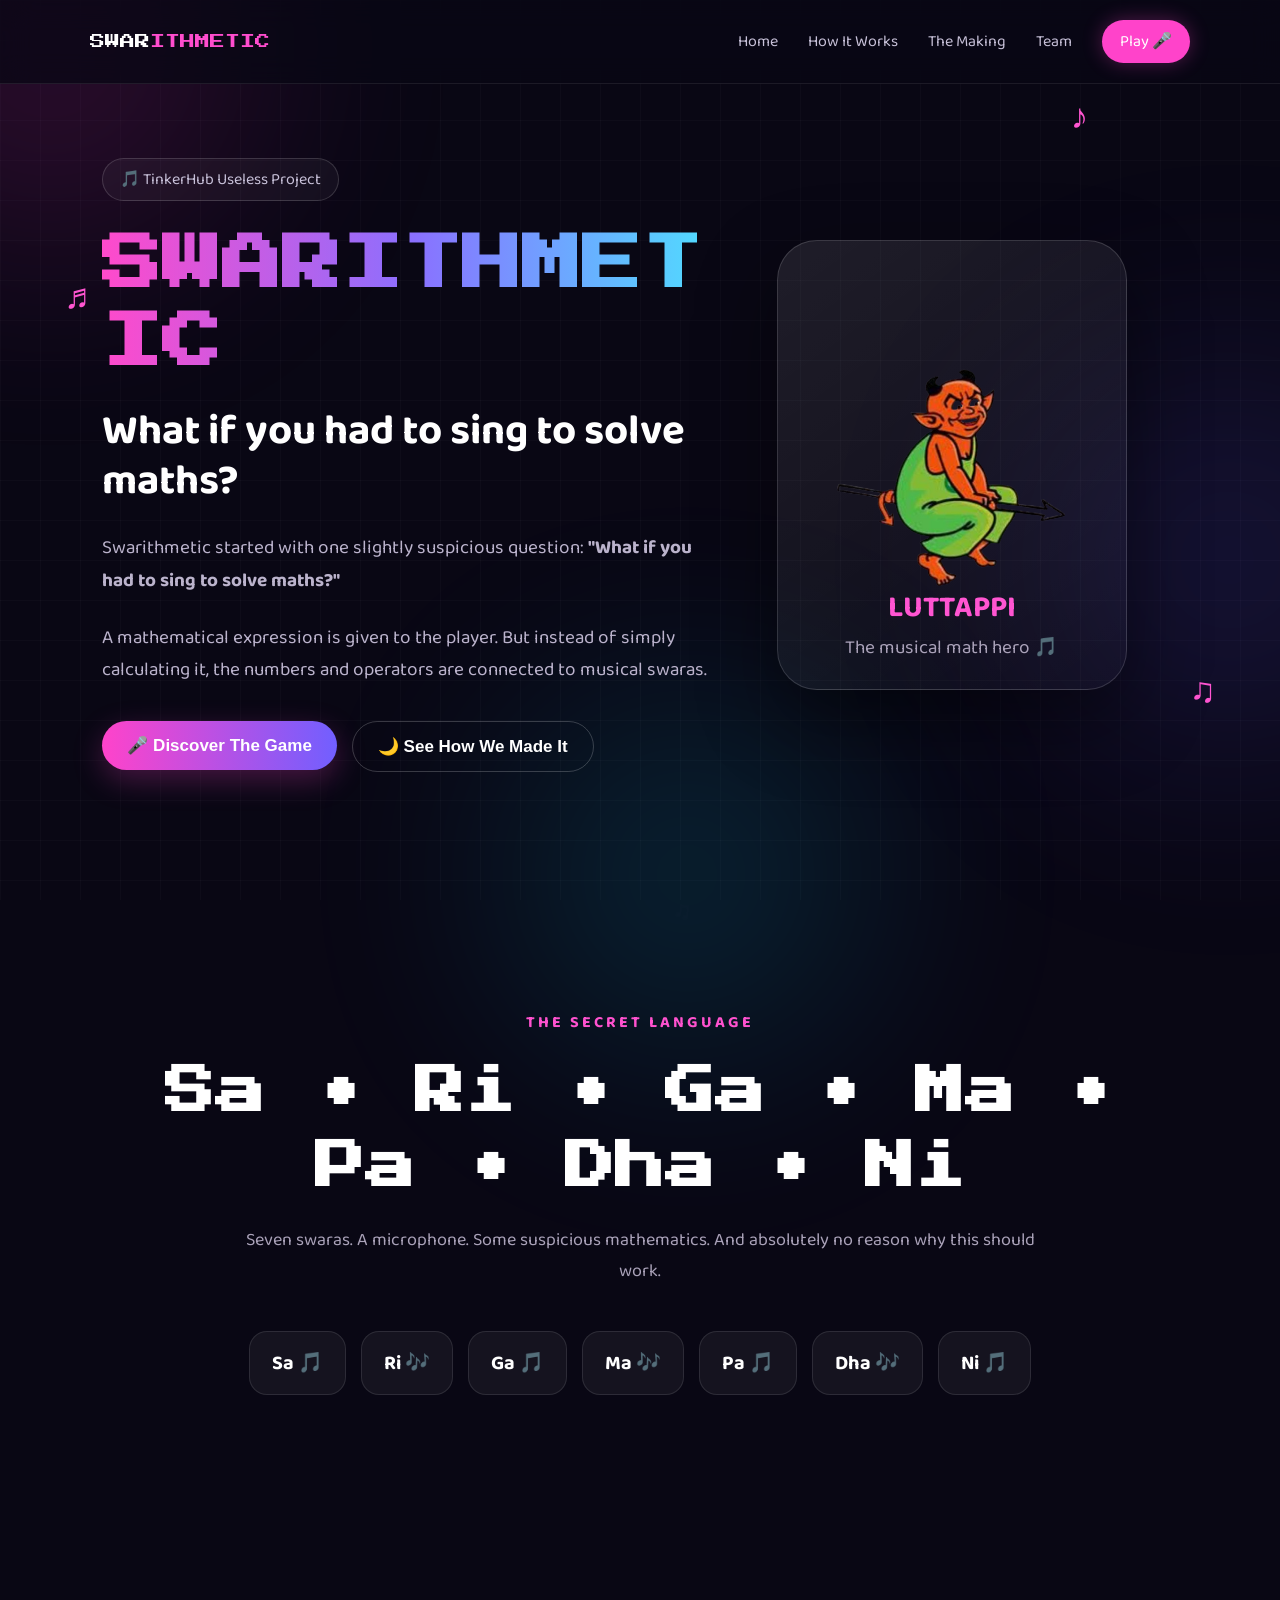
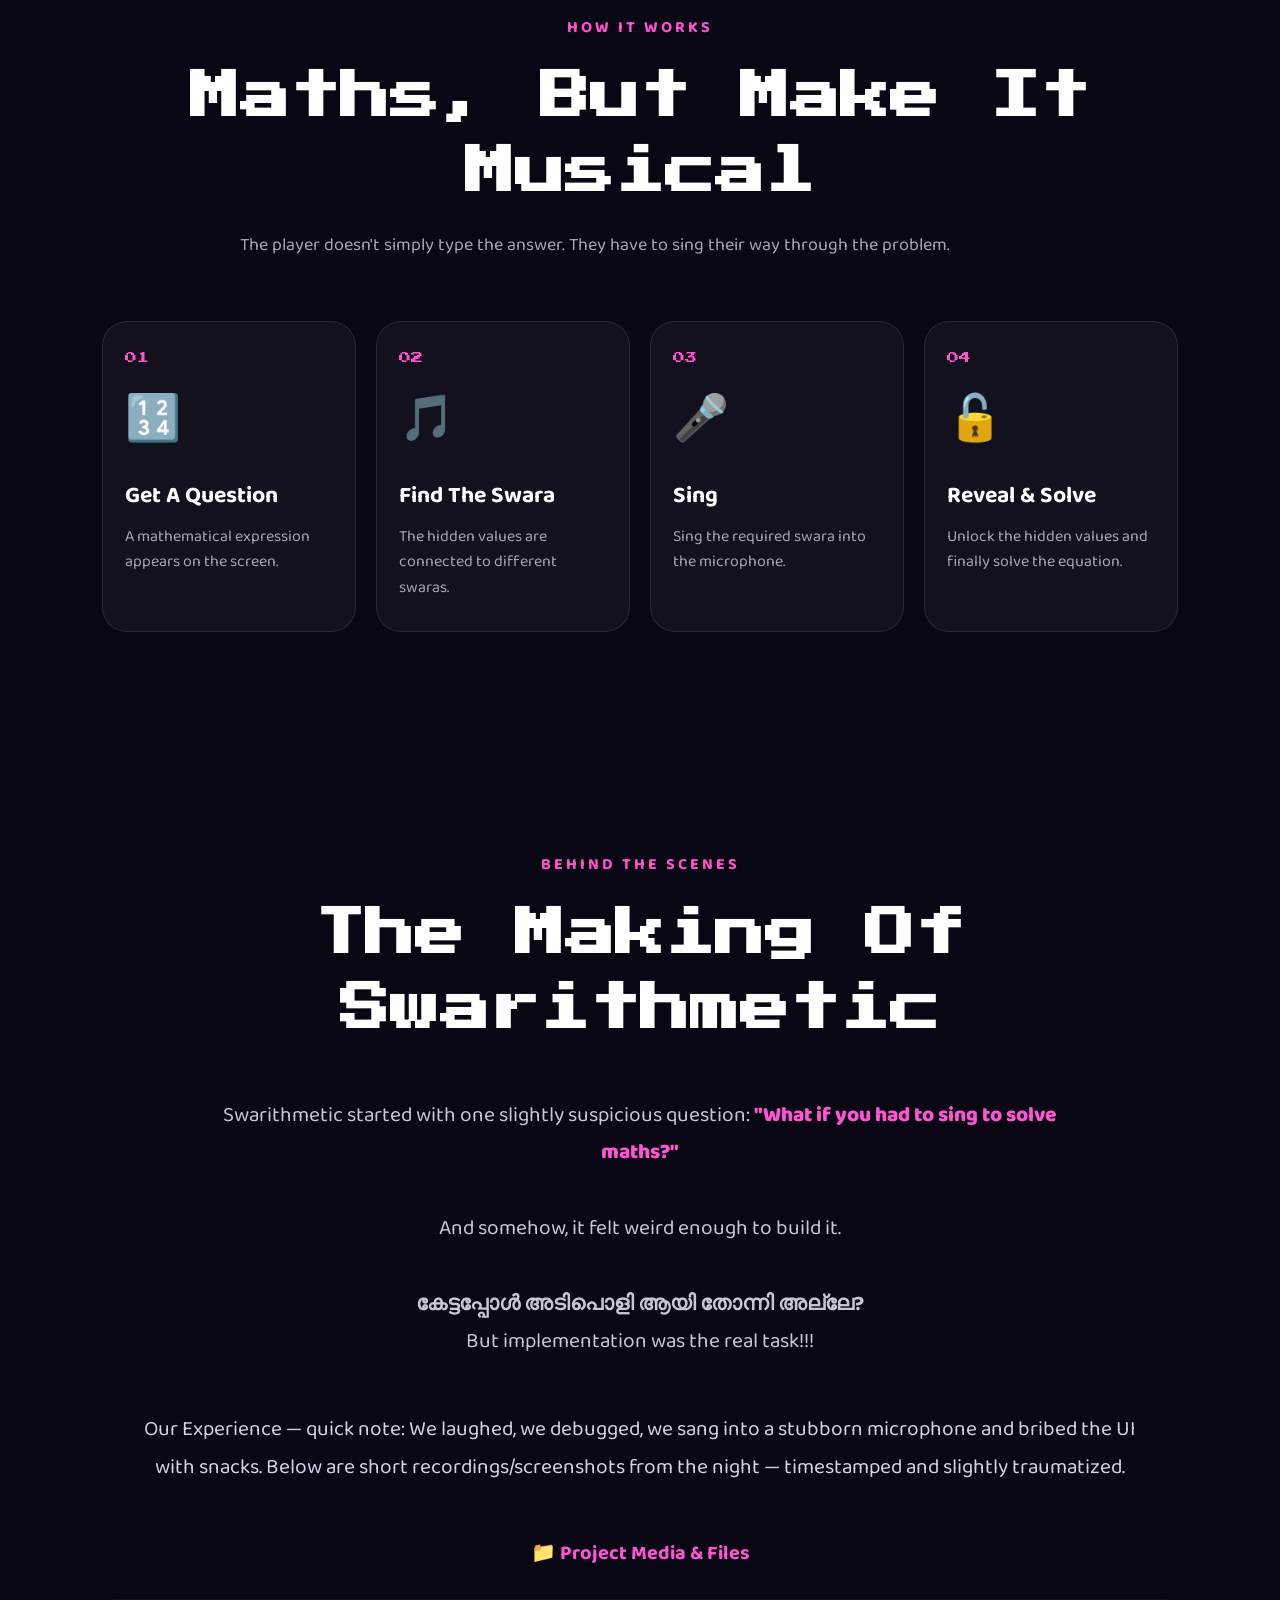
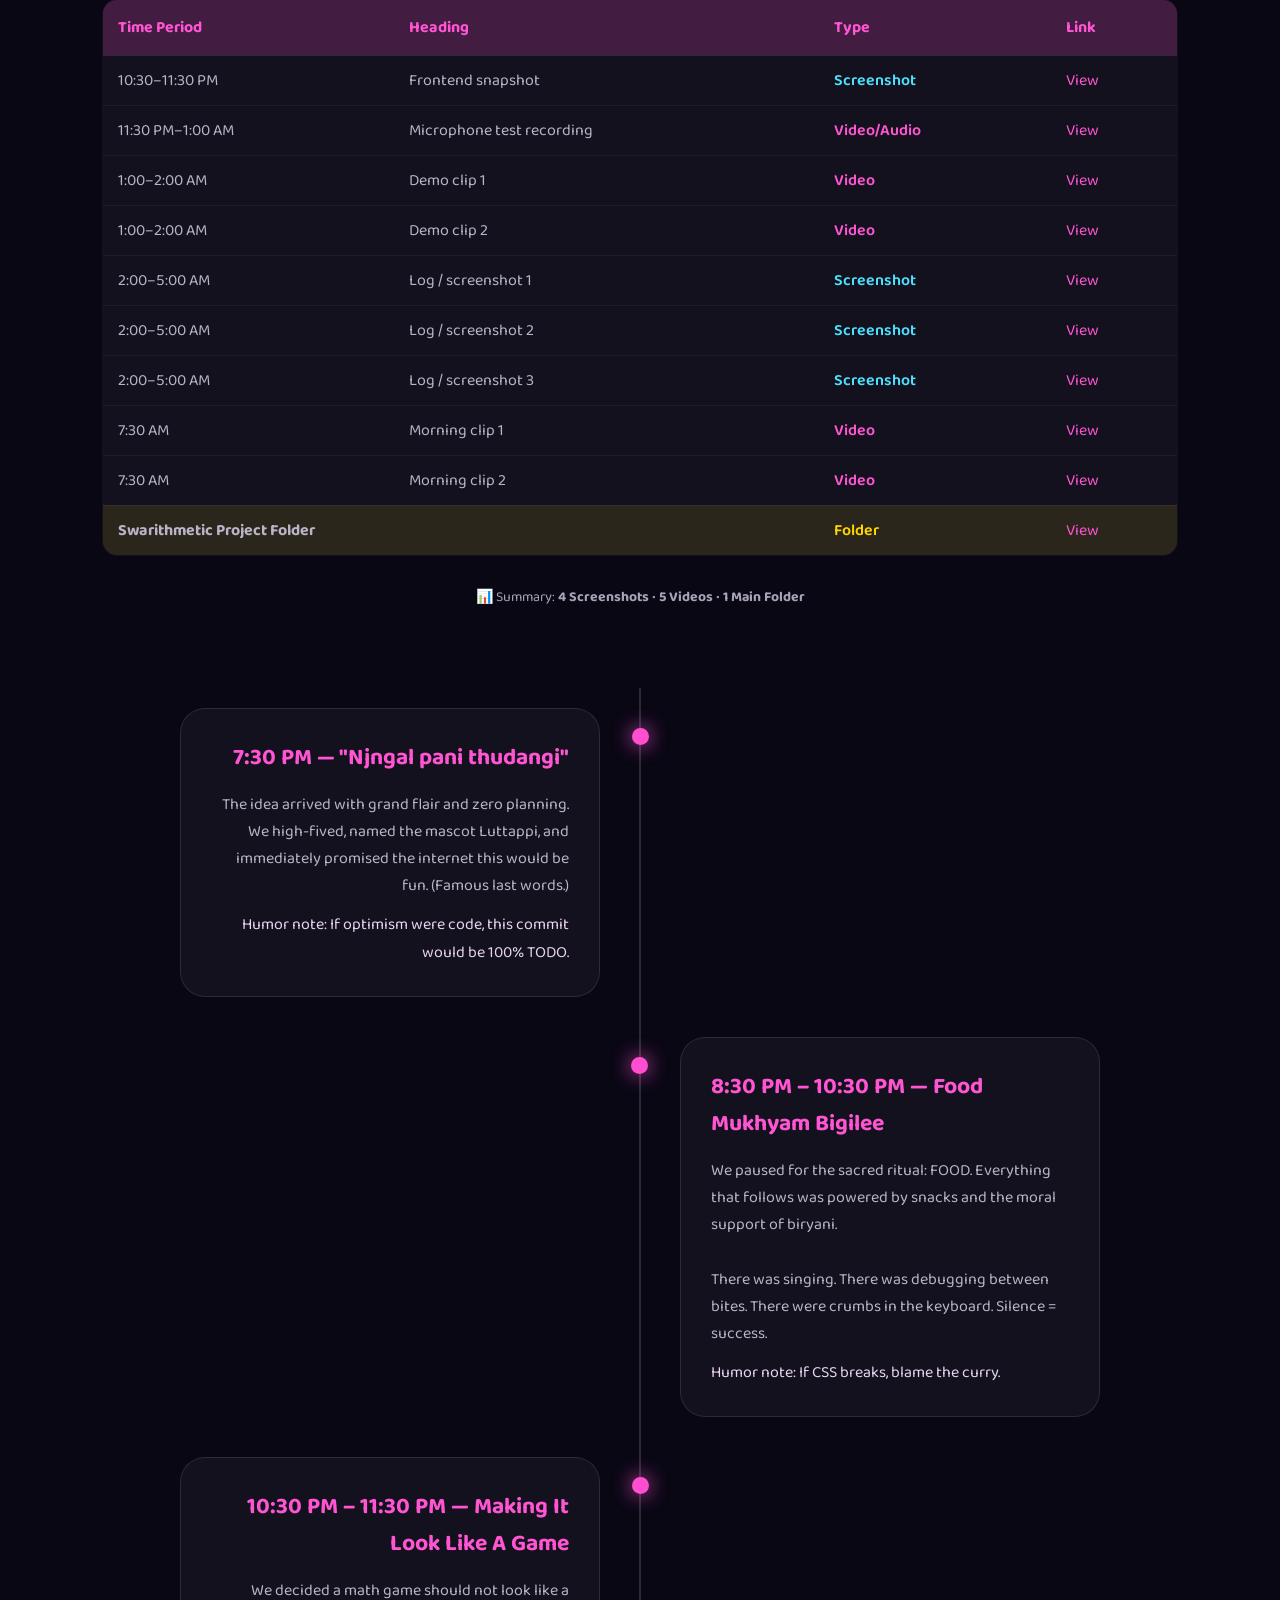
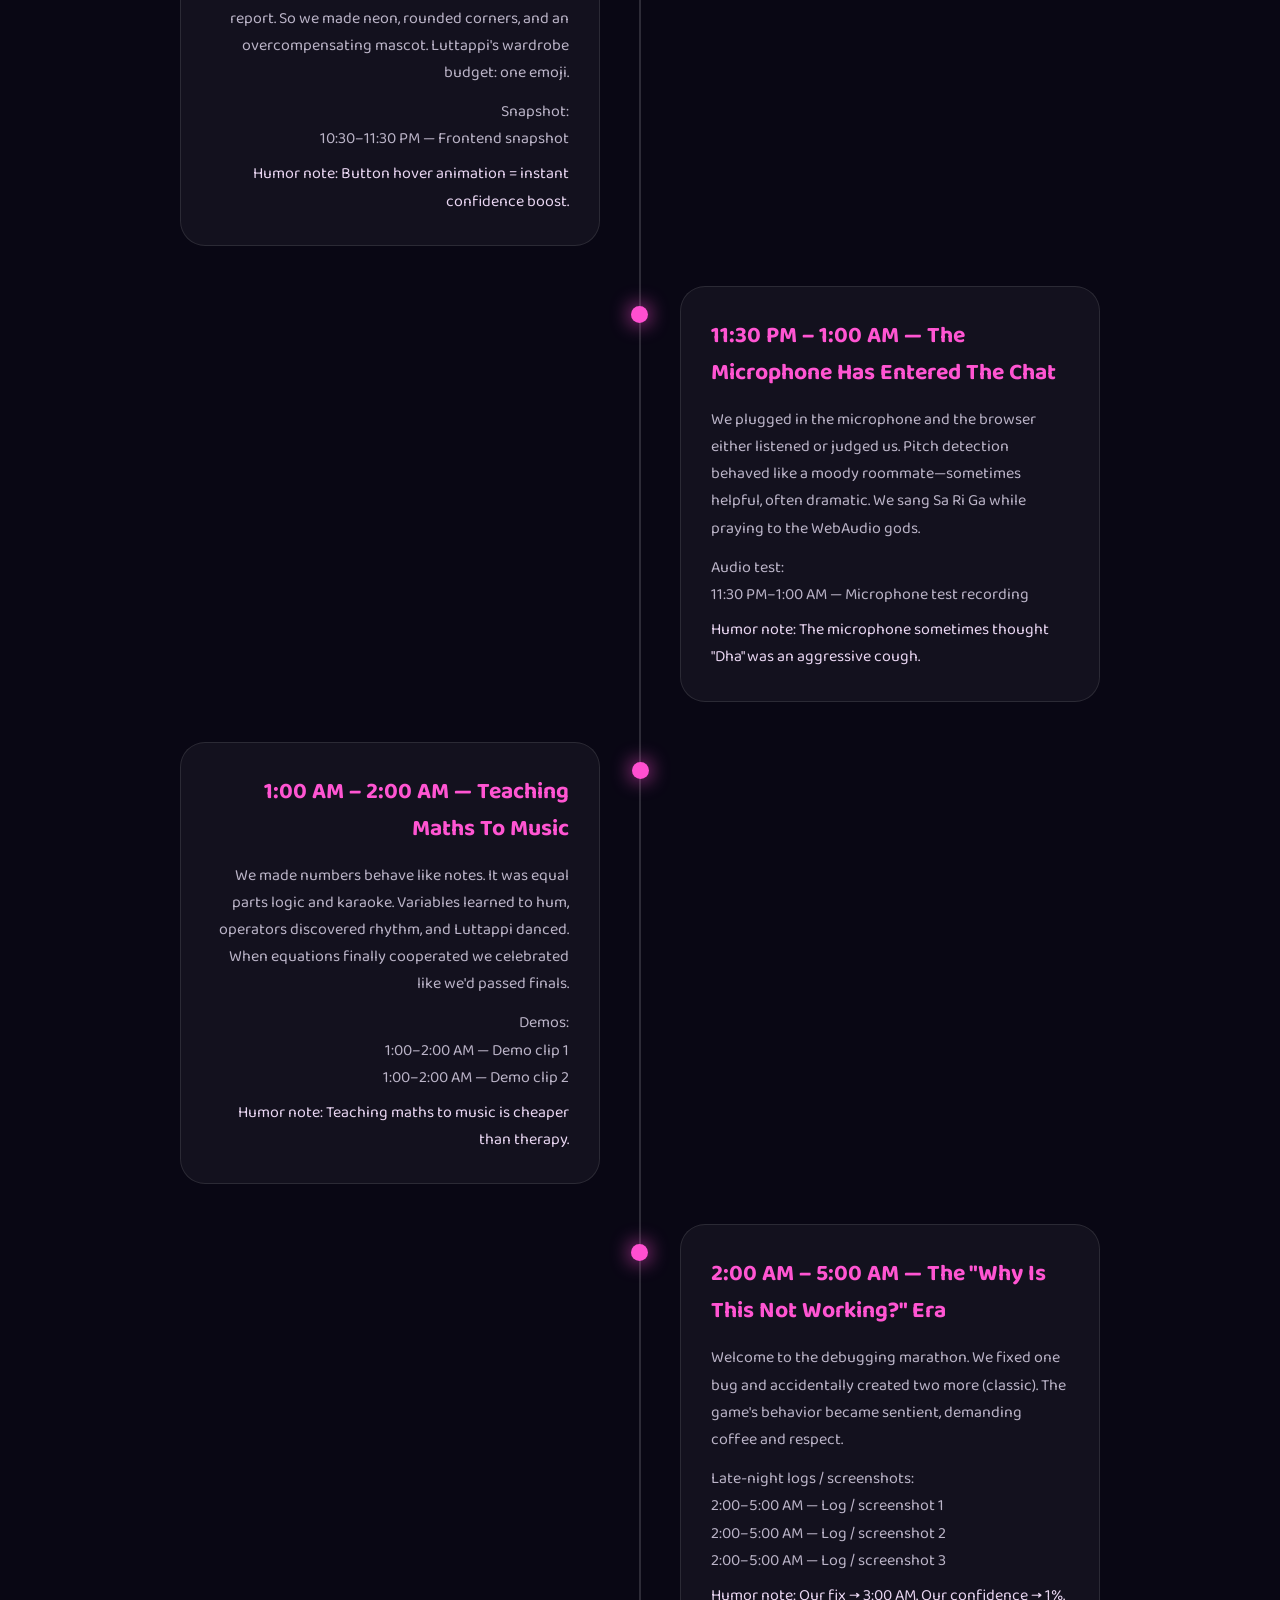
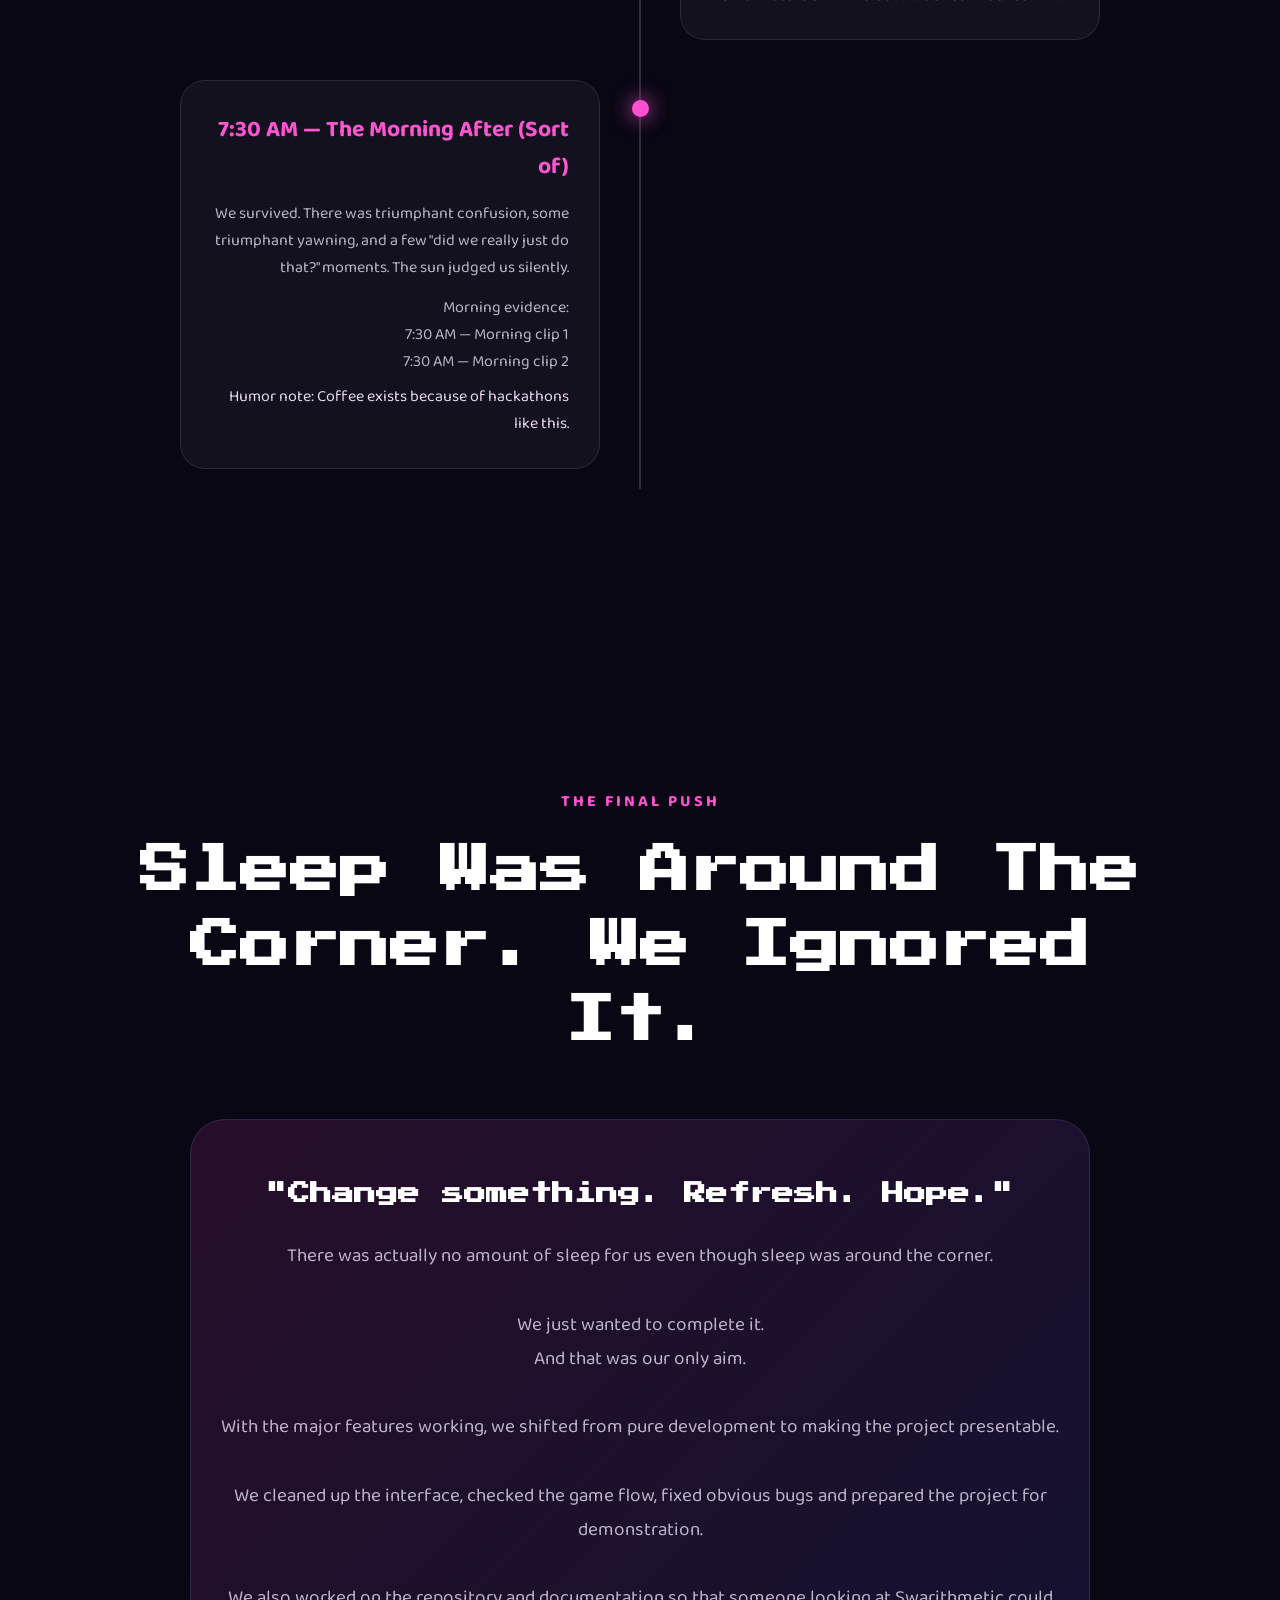
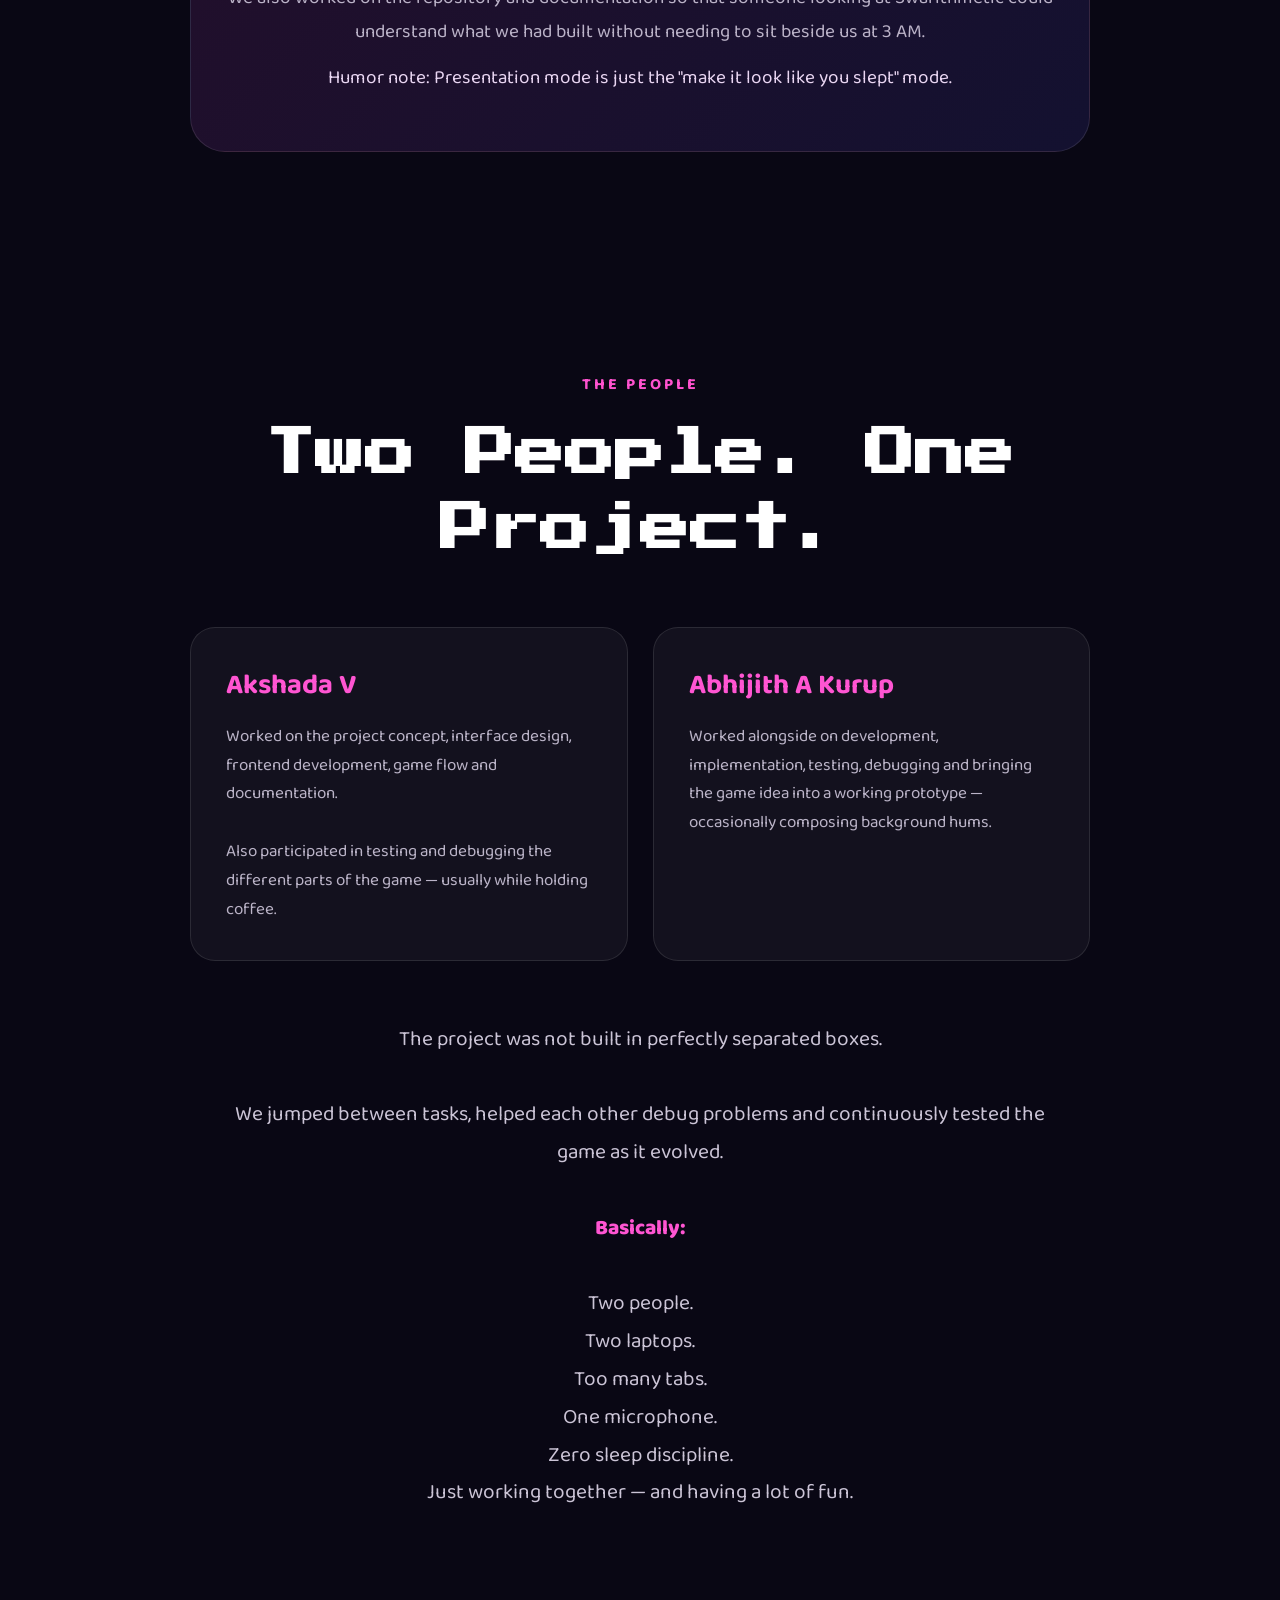
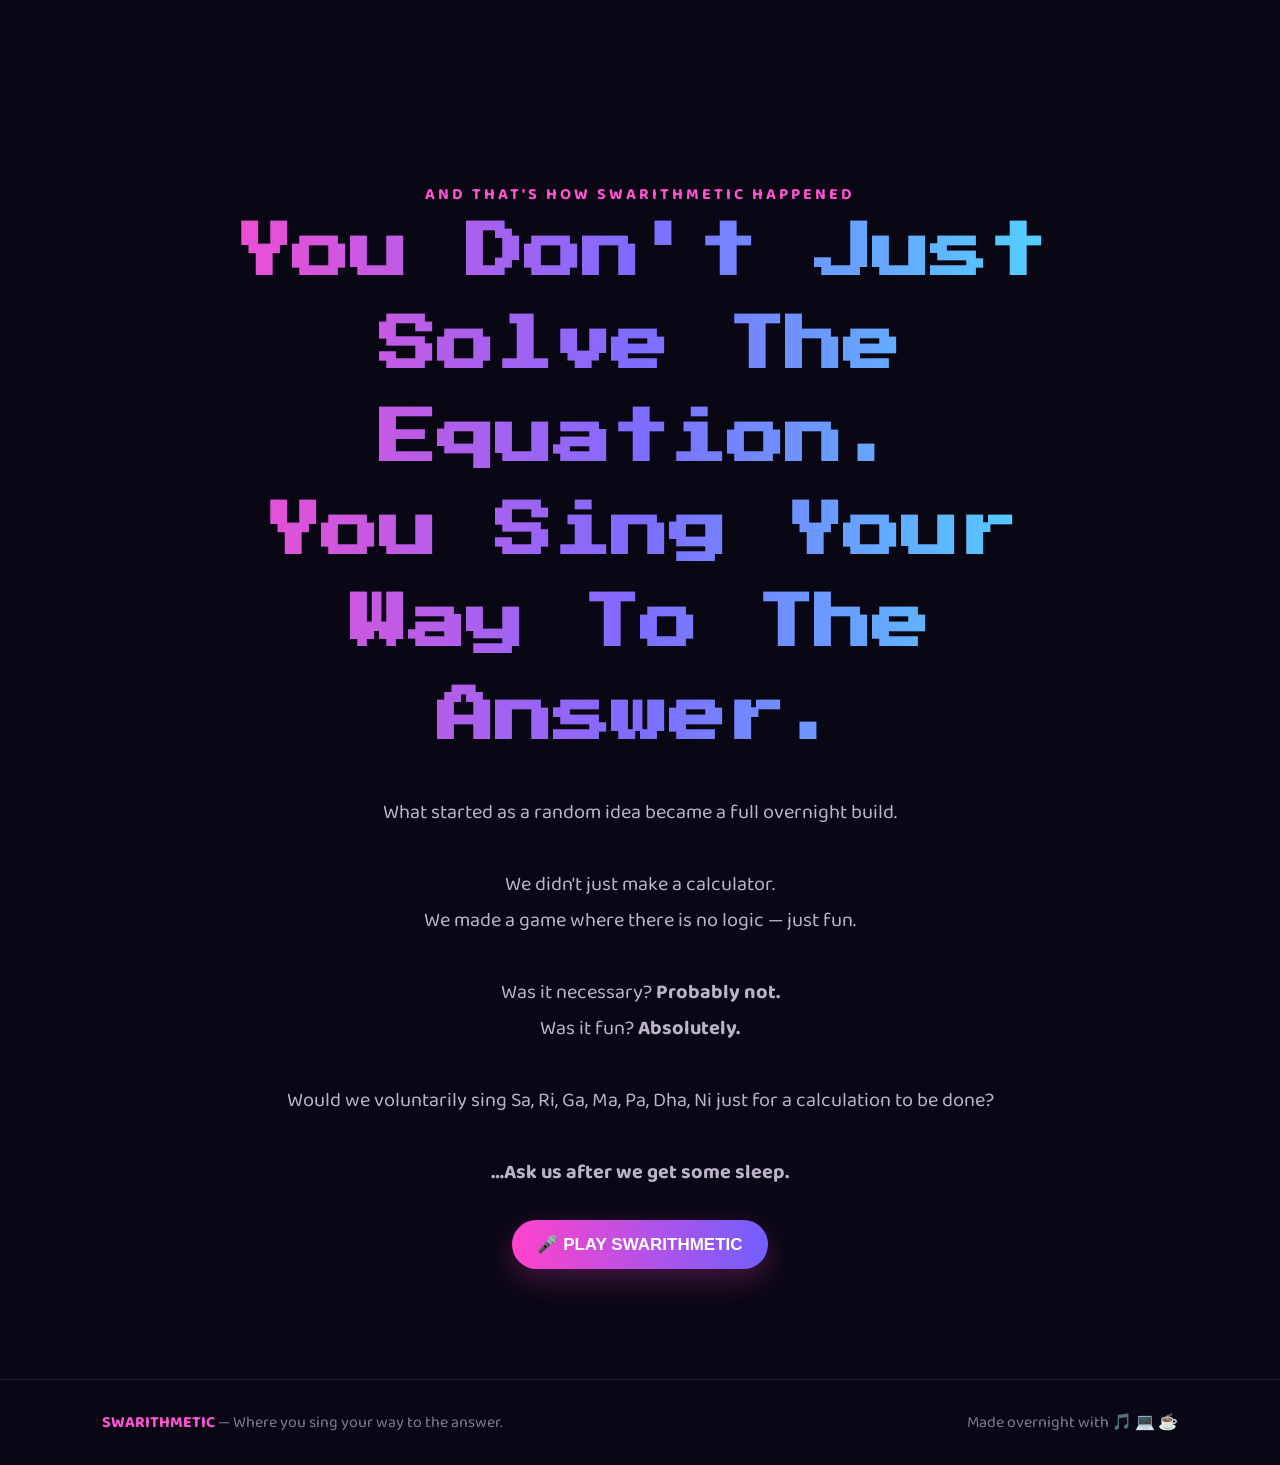
<file: landing.html>
<!DOCTYPE html>
<html lang="en">

<head>
<meta charset="UTF-8">
<meta name="viewport" content="width=device-width, initial-scale=1.0">

<title>Swarithmetic | The Making</title>

<link rel="preconnect" href="https://fonts.googleapis.com">
<link rel="preconnect" href="https://fonts.gstatic.com" crossorigin>

<link href="https://fonts.googleapis.com/css2?family=Baloo+2:wght@400;500;600;700;800&family=Press+Start+2P&display=swap" rel="stylesheet">


<style>

/* =========================
   RESET
========================= */

* {
    margin: 0;
    padding: 0;
    box-sizing: border-box;
}

html {
    scroll-behavior: smooth;
}

body {
    background: #090714;
    color: white;
    font-family: "Baloo 2", sans-serif;
    overflow-x: hidden;
}

section {
    padding: 110px 8%;
    position: relative;
}

a {
    text-decoration: none;
    color: inherit;
}


/* =========================
   BACKGROUND
========================= */

body::before {
    content: "";
    position: fixed;
    inset: 0;

    background-image:
        linear-gradient(
            rgba(255,255,255,0.025) 1px,
            transparent 1px
        ),
        linear-gradient(
            90deg,
            rgba(255,255,255,0.025) 1px,
            transparent 1px
        );

    background-size: 40px 40px;

    pointer-events: none;
    z-index: -5;
}

.glow {
    position: fixed;
    border-radius: 50%;
    filter: blur(120px);
    opacity: .15;
    z-index: -2;
}

.glow1 {
    width: 400px;
    height: 400px;
    background: #ff32c8;
    top: -150px;
    left: -150px;
}

.glow2 {
    width: 400px;
    height: 400px;
    background: #635bff;
    right: -150px;
    top: 40%;
}

.glow3 {
    width: 350px;
    height: 350px;
    background: #00d9ff;
    bottom: -150px;
    left: 40%;
}


/* =========================
   NAVBAR
========================= */

nav {
    position: fixed;
    width: 100%;
    top: 0;
    left: 0;

    display: flex;
    justify-content: space-between;
    align-items: center;

    padding: 20px 7%;

    background: rgba(9,7,20,.75);
    backdrop-filter: blur(15px);

    border-bottom: 1px solid rgba(255,255,255,.08);

    z-index: 100;
}

.logo {
    font-family: "Press Start 2P";
    font-size: 15px;
}

.logo span {
    color: #ff4dce;
}

.nav-links {
    display: flex;
    gap: 30px;
    align-items: center;
}

.nav-links a {
    color: #c8c1d9;
    transition: .3s;
}

.nav-links a:hover {
    color: #ff4dce;
}

.play-small {
    background: #ff43ca;
    color: white !important;

    padding: 9px 18px;
    border-radius: 25px;

    box-shadow: 0 0 20px rgba(255,67,202,.3);
}


/* =========================
   HERO
========================= */

.hero {
    min-height: 100vh;

    display: flex;
    align-items: center;

    padding-top: 140px;
}

.hero-left {
    width: 58%;
    min-width: 0;
}

.badge {
    display: inline-block;

    border: 1px solid rgba(255,255,255,.15);

    background: rgba(255,255,255,.04);

    padding: 8px 17px;

    border-radius: 30px;

    color: #c8c1d9;

    margin-bottom: 25px;
}

.hero h1 {
    font-family: "Press Start 2P";

    font-size: clamp(28px,5vw,60px);

    line-height: 1.3;

    max-width: 100%;
    overflow-wrap: break-word;
    word-break: break-word;

    background:
        linear-gradient(
            90deg,
            #ff4acb,
            #8a70ff,
            #4de2ff
        );

    -webkit-background-clip: text;
    color: transparent;
}

.hero h2 {
    font-size: clamp(24px,4vw,42px);
    line-height: 1.2;

    margin: 25px 0;
}

.hero p {
    color: #bbb3cc;

    font-size: 19px;

    max-width: 700px;

    line-height: 1.7;
}

.hero-buttons {
    display: flex;
    gap: 15px;

    margin-top: 35px;
}

.btn {
    padding: 14px 25px;

    border-radius: 35px;

    border: none;

    font-size: 17px;
    font-weight: 700;
}

.btn-primary {
    color: white;

    background:
        linear-gradient(
            90deg,
            #ff43ca,
            #715fff
        );

    box-shadow:
        0 10px 30px
        rgba(255,67,202,.25);
}

.btn-secondary {
    background: transparent;

    color: white;

    border: 1px solid rgba(255,255,255,.2);
}

.btn:hover {
    transform: translateY(-4px);
}


/* =========================
   LUTTAPPI AREA
========================= */

.hero-right {
    width: 42%;

    display: flex;
    justify-content: center;
}

.luttappi-card {
    width: 350px;
    height: 450px;

    border-radius: 40px;

    background:
        linear-gradient(
            145deg,
            rgba(255,255,255,.09),
            rgba(255,255,255,.025)
        );

    border:
        1px solid rgba(255,255,255,.15);

    display: flex;
    justify-content: center;
    align-items: center;

    position: relative;

    animation: floating 4s ease-in-out infinite;

    box-shadow:
        0 30px 80px rgba(0,0,0,.45);
}

.luttappi-image {
    width: 260px;
    height: 260px;

    object-fit: contain;

    font-size: 150px;

    display: flex;
    justify-content: center;
    align-items: center;
}

.luttappi-label {
    position: absolute;

    bottom: 25px;

    text-align: center;
}

.luttappi-label h3 {
    color: #ff55d1;
    font-size: 30px;
}

.luttappi-label p {
    color: #aaa2b9;
}

@keyframes floating {

    0%,100% {
        transform: translateY(0);
    }

    50% {
        transform: translateY(-20px);
    }

}


/* =========================
   NOTES
========================= */

.music-note {
    position: absolute;

    font-size: 35px;

    color: #ff55d1;

    animation:
        noteMove 4s ease-in-out infinite;
}

.note1 {
    top: 10%;
    right: 15%;
}

.note2 {
    bottom: 20%;
    right: 5%;
    animation-delay: 1s;
}

.note3 {
    top: 30%;
    left: 5%;
    animation-delay: 2s;
}

@keyframes noteMove {

    0%,100% {
        transform: translateY(0) rotate(0);
    }

    50% {
        transform: translateY(-25px) rotate(15deg);
    }

}


/* =========================
   SWARAS
========================= */

.swara-section {
    text-align: center;
}

.section-label {
    color: #ff52cf;

    text-transform: uppercase;

    letter-spacing: 3px;

    font-weight: 700;
}

.section-title {
    font-family: "Press Start 2P";

    font-size: clamp(26px,5vw,50px);

    line-height: 1.5;

    margin: 20px 0;
}

.section-description {
    max-width: 800px;

    margin: auto;

    color: #aaa2b9;

    font-size: 18px;

    line-height: 1.7;
}

.swara-container {
    display: flex;

    justify-content: center;

    flex-wrap: wrap;

    gap: 15px;

    margin-top: 45px;
}

.swara {
    padding: 15px 22px;

    background: rgba(255,255,255,.05);

    border:
        1px solid rgba(255,255,255,.1);

    border-radius: 18px;

    font-size: 20px;

    font-weight: 700;

    transition: .3s;
}

.swara:hover {
    transform:
        translateY(-8px)
        rotate(-3deg);

    background:
        rgba(255,70,203,.15);
}


/* =========================
   HOW IT WORKS
========================= */

.steps {
    margin-top: 60px;

    display: grid;

    grid-template-columns:
        repeat(4,1fr);

    gap: 20px;
}

.step {
    padding: 30px 22px;

    background:
        rgba(255,255,255,.045);

    border:
        1px solid rgba(255,255,255,.1);

    border-radius: 25px;

    transition: .3s;
}

.step:hover {
    transform: translateY(-10px);

    border-color: #ff4fcf;
}

.step-number {
    color: #ff52cf;

    font-family: "Press Start 2P";

    font-size: 12px;
}

.step-icon {
    font-size: 45px;

    margin: 20px 0;
}

.step h3 {
    font-size: 23px;

    margin-bottom: 10px;
}

.step p {
    color: #aaa3b7;

    line-height: 1.6;
}


/* =========================
   STORY INTRO
========================= */

.story-intro {
    max-width: 850px;

    margin: 50px auto;

    text-align: center;
}

.story-intro p {
    color: #cbc4d6;

    font-size: 21px;

    line-height: 1.8;
}

.highlight {
    color: #ff55d2;

    font-weight: 800;
}


/* =========================
   TIMELINE
========================= */

.timeline {
    max-width: 1000px;

    margin: 80px auto;

    position: relative;
}

.timeline::before {
    content: "";

    position: absolute;

    left: 50%;

    top: 0;
    bottom: 0;

    width: 2px;

    background:
        rgba(255,255,255,.15);

    transform:
        translateX(-50%);
}

.timeline-item {
    width: 50%;

    padding: 20px 40px;

    position: relative;
}

.timeline-item:nth-child(odd) {
    text-align: right;
}

.timeline-item:nth-child(even) {
    margin-left: 50%;
}

.dot {
    position: absolute;

    width: 17px;
    height: 17px;

    border-radius: 50%;

    background: #ff4fd0;

    box-shadow:
        0 0 20px #ff4fd0;

    top: 40px;
}

.timeline-item:nth-child(odd) .dot {
    right: -9px;
}

.timeline-item:nth-child(even) .dot {
    left: -9px;
}

.timeline-card {
    padding: 30px;

    background:
        rgba(255,255,255,.045);

    border:
        1px solid rgba(255,255,255,.1);

    border-radius: 25px;

    transition: .3s;
}

.timeline-card:hover {
    transform: scale(1.02);

    border-color:
        rgba(255,79,208,.5);
}

.timeline-card h3 {
    color: #ff55d2;

    font-size: 23px;

    margin-bottom: 15px;
}

.timeline-card p {
    color: #bbb4c8;

    font-size: 16px;

    line-height: 1.7;
}


/* =========================
   FUNNY SECTION
========================= */

.funny-box {
    max-width: 900px;

    margin: 60px auto 0;

    text-align: center;

    padding: 55px 30px;

    border-radius: 35px;

    background:
        linear-gradient(
            135deg,
            rgba(255,67,202,.12),
            rgba(101,91,255,.12)
        );

    border:
        1px solid rgba(255,255,255,.1);
}

.funny-box h3 {
    font-family: "Press Start 2P";

    font-size: 22px;

    line-height: 1.8;
}

.funny-box p {
    color: #bbb3c8;

    font-size: 19px;

    line-height: 1.8;

    margin-top: 25px;
}


/* =========================
   TEAM
========================= */

.team {
    max-width: 900px;

    margin: 60px auto;

    display: grid;

    grid-template-columns:
        repeat(2,1fr);

    gap: 25px;
}

.person {
    padding: 35px;

    background:
        rgba(255,255,255,.045);

    border:
        1px solid rgba(255,255,255,.1);

    border-radius: 25px;
}

.person h3 {
    color: #ff55d2;

    font-size: 28px;

    margin-bottom: 15px;
}

.person p {
    color: #bbb4c8;

    line-height: 1.7;

    font-size: 17px;
}


/* =========================
   FINAL
========================= */

.final {
    min-height: 80vh;

    display: flex;

    align-items: center;

    justify-content: center;

    text-align: center;
}

.final-content {
    max-width: 950px;
}

.final h2 {
    font-family: "Press Start 2P";

    font-size: clamp(28px,5vw,58px);

    line-height: 1.6;

    background:
        linear-gradient(
            90deg,
            #ff4acb,
            #7e6cff,
            #4ce2ff
        );

    -webkit-background-clip: text;

    color: transparent;
}

.final p {
    color: #bbb4c9;

    font-size: 20px;

    line-height: 1.8;

    margin: 30px auto;
}


/* =========================
   FOOTER
========================= */

footer {
    border-top:
        1px solid rgba(255,255,255,.1);

    padding: 30px 8%;

    display: flex;

    justify-content: space-between;

    flex-wrap: wrap;

    gap: 15px;

    color: #827b91;
}

footer strong {
    color: #ff55d2;
}


/* =========================
   REVEAL
========================= */

.reveal {
    opacity: 0;

    transform:
        translateY(35px);

    transition:
        opacity .8s ease,
        transform .8s ease;
}

.reveal.show {
    opacity: 1;

    transform:
        translateY(0);
}

/* =========================
   MEDIA TABLE STYLES
========================= */

.media-table {
    width: 100%;
    margin: 30px 0;
    border-collapse: collapse;
    background: rgba(255,255,255,.045);
    border: 1px solid rgba(255,255,255,.1);
    border-radius: 15px;
    overflow: hidden;
}

.media-table th {
    background: rgba(255,70,203,.2);
    color: #ff55d2;
    padding: 15px;
    text-align: left;
    font-weight: 700;
    border-bottom: 1px solid rgba(255,255,255,.1);
}

.media-table td {
    padding: 12px 15px;
    color: #bbb4c8;
    border-bottom: 1px solid rgba(255,255,255,.05);
}

.media-table tr:hover {
    background: rgba(255,70,203,.1);
}

.media-table a {
    color: #ff55d2;
    transition: .3s;
}

.media-table a:hover {
    text-decoration: underline;
}

.type-screenshot {
    color: #4de2ff;
    font-weight: 600;
}

.type-video {
    color: #ff55d2;
    font-weight: 600;
}

.type-folder {
    color: #ffd700;
    font-weight: 600;
}

@media(max-width:900px) {

    .nav-links a:not(.play-small) {
        display: none;
    }

    .hero {
        flex-direction: column;

        text-align: center;
    }

    .hero-left,
    .hero-right {
        width: 100%;
    }

    .hero-left {
        margin-bottom: 70px;
    }

    .hero p {
        margin: auto;
    }

    .hero-buttons {
        justify-content: center;
    }

    .steps {
        grid-template-columns:
            repeat(2,1fr);
    }

    .media-table {
        font-size: 14px;
    }

    .media-table th,
    .media-table td {
        padding: 10px;
    }

}

@media(max-width:600px) {

    section {
        padding:
            80px 5%;
    }

    .logo {
        font-size: 11px;
    }

    .luttappi-card {
        width: 290px;
        height: 370px;
    }

    .steps {
        grid-template-columns: 1fr;
    }

    .team {
        grid-template-columns: 1fr;
    }

    .timeline::before {
        left: 8px;
    }

    .timeline-item,
    .timeline-item:nth-child(even) {
        width: 100%;

        margin-left: 0;

        padding-left: 35px;

        text-align: left;
    }

    .timeline-item:nth-child(odd) .dot,
    .timeline-item:nth-child(even) .dot {
        left: 0;

        right: auto;
    }

    footer {
        text-align: center;

        justify-content: center;
    }

    .media-table {
        font-size: 12px;
    }

}

</style>

</head>


<body>


<!-- BACKGROUND -->

<div class="glow glow1"></div>
<div class="glow glow2"></div>
<div class="glow glow3"></div>


<!-- =========================
     NAVBAR
========================= -->

<nav>

    <div class="logo">
        SWAR<span>ITHMETIC</span>
    </div>

    <div class="nav-links">

        <a href="#home">Home</a>

        <a href="#game">How It Works</a>

        <a href="#making">The Making</a>

        <a href="#team">Team</a>

        <a href="#play" class="play-small">
            Play 🎤
        </a>

    </div>

</nav>


<!-- =========================
     HERO
========================= -->

<section class="hero" id="home">

    <span class="music-note note1">♪</span>
    <span class="music-note note2">♫</span>
    <span class="music-note note3">♬</span>


    <div class="hero-left">

        <div class="badge">
            🎵 TinkerHub Useless Project
        </div>

        <h1>
            SWARITHMETIC
        </h1>

        <h2>
            What if you had to sing to solve maths?
        </h2>

        <p>
            Swarithmetic started with one slightly suspicious question:
            <strong>"What if you had to sing to solve maths?"</strong>
        </p>

        <br>

        <p>
            A mathematical expression is given to the player.
            But instead of simply calculating it, the numbers and operators
            are connected to musical swaras.
        </p>


        <div class="hero-buttons">

            <a href="#game">
                <button class="btn btn-primary">
                    🎤 Discover The Game
                </button>
            </a>

            <a href="#making">
                <button class="btn btn-secondary">
                    🌙 See How We Made It
                </button>
            </a>

        </div>

    </div>


    <div class="hero-right">

        <div class="luttappi-card">

            <img src="lut.png"
                 class="luttappi-image"
                 alt="Luttappi Math Hero">

            <div class="luttappi-label">

                <h3>
                    LUTTAPPI
                </h3>

                <p>
                    The musical math hero 🎵
                </p>

            </div>

        </div>

    </div>

</section>


<!-- =========================
     SWARAS
========================= -->

<section class="swara-section">

    <div class="section-label">
        The Secret Language
    </div>

    <h2 class="section-title">
        Sa • Ri • Ga • Ma • Pa • Dha • Ni
    </h2>

    <p class="section-description">
        Seven swaras.
        A microphone.
        Some suspicious mathematics.
        And absolutely no reason why this should work.
    </p>


    <div class="swara-container">

        <div class="swara">Sa 🎵</div>
        <div class="swara">Ri 🎶</div>
        <div class="swara">Ga 🎵</div>
        <div class="swara">Ma 🎶</div>
        <div class="swara">Pa 🎵</div>
        <div class="swara">Dha 🎶</div>
        <div class="swara">Ni 🎵</div>

    </div>

</section>


<!-- =========================
     HOW IT WORKS
========================= -->

<section id="game">

    <div class="section-label" style="text-align:center;">
        HOW IT WORKS
    </div>

    <h2 class="section-title" style="text-align:center;">
        Maths, But Make It Musical
    </h2>

    <p class="section-description">
        The player doesn't simply type the answer.
        They have to sing their way through the problem.
    </p>


    <div class="steps">


        <div class="step reveal">

            <div class="step-number">
                01
            </div>

            <div class="step-icon">
                🔢
            </div>

            <h3>
                Get A Question
            </h3>

            <p>
                A mathematical expression appears on the screen.
            </p>

        </div>


        <div class="step reveal">

            <div class="step-number">
                02
            </div>

            <div class="step-icon">
                🎵
            </div>

            <h3>
                Find The Swara
            </h3>

            <p>
                The hidden values are connected to different swaras.
            </p>

        </div>


        <div class="step reveal">

            <div class="step-number">
                03
            </div>

            <div class="step-icon">
                🎤
            </div>

            <h3>
                Sing
            </h3>

            <p>
                Sing the required swara into the microphone.
            </p>

        </div>


        <div class="step reveal">

            <div class="step-number">
                04
            </div>

            <div class="step-icon">
                🔓
            </div>

            <h3>
                Reveal & Solve
            </h3>

            <p>
                Unlock the hidden values and finally solve the equation.
            </p>

        </div>

    </div>

</section>


<!-- =========================
     THE MAKING
========================= -->

<section id="making">

    <div class="section-label" style="text-align:center;">
        BEHIND THE SCENES
    </div>

    <h2 class="section-title" style="text-align:center;">
        The Making Of Swarithmetic
    </h2>

    <div class="story-intro">

        <p>
            Swarithmetic started with one slightly suspicious question:
            <span class="highlight">
                "What if you had to sing to solve maths?"
            </span>

            <br><br>

            And somehow, it felt weird enough to build it.

            <br><br>

            <strong>
                കേട്ടപ്പോൾ അടിപൊളി ആയി തോന്നി അല്ലേ?
            </strong>

            <br>

            But implementation was the real task!!!
        </p>

    </div>

    <div class="story-intro" style="margin-top: 10px; max-width: 1000px;">
        <p style="color: #d7cfe5;">
            Our Experience — quick note:
            We laughed, we debugged, we sang into a stubborn microphone and bribed the UI with snacks.
            Below are short recordings/screenshots from the night — timestamped and slightly traumatized.
        </p>
    </div>


    <!-- MEDIA TABLE -->

    <div style="max-width: 1200px; margin: 50px auto;">
        <h3 style="text-align: center; margin-bottom: 30px; color: #ff55d2; font-size: 20px;">
            📁 Project Media & Files
        </h3>

        <table class="media-table">
            <thead>
                <tr>
                    <th>Time Period</th>
                    <th>Heading</th>
                    <th>Type</th>
                    <th>Link</th>
                </tr>
            </thead>
            <tbody>
                <tr>
                    <td>10:30–11:30 PM</td>
                    <td>Frontend snapshot</td>
                    <td><span class="type-screenshot">Screenshot</span></td>
                    <td><a href="https://drive.google.com/file/d/1LY0kGzp2oWNYjMQE2WcvzIU6bjEyhDFS/view?usp=drive_link" target="_blank">View</a></td>
                </tr>
                <tr>
                    <td>11:30 PM–1:00 AM</td>
                    <td>Microphone test recording</td>
                    <td><span class="type-video">Video/Audio</span></td>
                    <td><a href="https://drive.google.com/file/d/1m_vrcv2Dl5Oyo-ePXJzJgt9zeYJ8QVd5/view?usp=drive_link" target="_blank">View</a></td>
                </tr>
                <tr>
                    <td>1:00–2:00 AM</td>
                    <td>Demo clip 1</td>
                    <td><span class="type-video">Video</span></td>
                    <td><a href="https://drive.google.com/file/d/1f04vy-vn14Z10ZRle2bUQm5p7PKROa-W/view?usp=drive_link" target="_blank">View</a></td>
                </tr>
                <tr>
                    <td>1:00–2:00 AM</td>
                    <td>Demo clip 2</td>
                    <td><span class="type-video">Video</span></td>
                    <td><a href="https://drive.google.com/file/d/1SGygR0bAWxshLDy1B5FNuRaWFBPK-leC/view?usp=drive_link" target="_blank">View</a></td>
                </tr>
                <tr>
                    <td>2:00–5:00 AM</td>
                    <td>Log / screenshot 1</td>
                    <td><span class="type-screenshot">Screenshot</span></td>
                    <td><a href="https://drive.google.com/file/d/1ItGAVqyimviuSVOvKET3xTdWSkNAy1c6/view?usp=drive_link" target="_blank">View</a></td>
                </tr>
                <tr>
                    <td>2:00–5:00 AM</td>
                    <td>Log / screenshot 2</td>
                    <td><span class="type-screenshot">Screenshot</span></td>
                    <td><a href="https://drive.google.com/file/d/1tvqglAr1xs3fITdRSmqnnQ37vUQ495uj/view?usp=drive_link" target="_blank">View</a></td>
                </tr>
                <tr>
                    <td>2:00–5:00 AM</td>
                    <td>Log / screenshot 3</td>
                    <td><span class="type-screenshot">Screenshot</span></td>
                    <td><a href="https://drive.google.com/file/d/1fNiDZOAnBU_hc_w1ZctJ29tL7WyuUUG9/view?usp=drive_link" target="_blank">View</a></td>
                </tr>
                <tr>
                    <td>7:30 AM</td>
                    <td>Morning clip 1</td>
                    <td><span class="type-video">Video</span></td>
                    <td><a href="https://drive.google.com/file/d/1f3zB90-Ye1hsLq0E4ArgwzqQ1NYpwdkS/view?usp=drivesdk" target="_blank">View</a></td>
                </tr>
                <tr>
                    <td>7:30 AM</td>
                    <td>Morning clip 2</td>
                    <td><span class="type-video">Video</span></td>
                    <td><a href="https://drive.google.com/file/d/1TSIcEGeTz9s1hyNYm3BBShwhuI6N6oXA/view?usp=drivesdk" target="_blank">View</a></td>
                </tr>
                <tr style="background: rgba(255,215,0,.1);">
                    <td colspan="2"><strong>Swarithmetic Project Folder</strong></td>
                    <td><span class="type-folder">Folder</span></td>
                    <td><a href="https://drive.google.com/drive/folders/1_X0gwTYVNUf-oO56hnAyBjnSgeiENpAi" target="_blank">View</a></td>
                </tr>
            </tbody>
        </table>

        <div style="text-align: center; margin-top: 20px; color: #aaa2b9; font-size: 14px;">
            <p>📊 Summary: <strong>4 Screenshots</strong> • <strong>5 Videos</strong> • <strong>1 Main Folder</strong></p>
        </div>
    </div>


    <!-- TIMELINE -->

    <div class="timeline">


        <!-- 7:30 PM (first item is 7:30 PM) -->

        <div class="timeline-item reveal">

            <div class="dot"></div>

            <div class="timeline-card">

                <h3>
                    7:30 PM — "Njngal pani thudangi"
                </h3>

                <p>
                    The idea arrived with grand flair and zero planning.
                    We high-fived, named the mascot Luttappi, and immediately
                    promised the internet this would be fun. (Famous last words.)
                </p>

                <p style="margin-top:12px; color:#e9d6f2;">
                    Humor note: If optimism were code, this commit would be 100% TODO.
                </p>

            </div>

        </div>


        <!-- FOOD -->

        <div class="timeline-item reveal">

            <div class="dot"></div>

            <div class="timeline-card">

                <h3>
                    8:30 PM – 10:30 PM — Food Mukhyam Bigilee
                </h3>

                <p>

                    We paused for the sacred ritual: FOOD.
                    Everything that follows was powered by snacks and the moral support of biryani.

                    <br><br>

                    There was singing. There was debugging between bites.
                    There were crumbs in the keyboard. Silence = success.

                </p>

                <p style="margin-top:12px; color:#e9d6f2;">
                    Humor note: If CSS breaks, blame the curry.
                </p>

            </div>

        </div>


        <!-- FRONTEND 10:30-11:30 -->

        <div class="timeline-item reveal">

            <div class="dot"></div>

            <div class="timeline-card">

                <h3>
                    10:30 PM – 11:30 PM — Making It Look Like A Game
                </h3>

                <p>

                    We decided a math game should not look like a report.
                    So we made neon, rounded corners, and an overcompensating mascot.
                    Luttappi's wardrobe budget: one emoji.

                </p>

                <p style="margin-top:12px;">
                    Snapshot:
                    <br>
                    <a href="https://drive.google.com/file/d/1LY0kGzp2oWNYjMQE2WcvzIU6bjEyhDFS/view?usp=drive_link" target="_blank" rel="noopener">10:30–11:30 PM — Frontend snapshot</a>
                </p>

                <p style="margin-top:8px; color:#e9d6f2;">
                    Humor note: Button hover animation = instant confidence boost.
                </p>

            </div>

        </div>


        <!-- MICROPHONE 11:30PM-1:00AM -->

        <div class="timeline-item reveal">

            <div class="dot"></div>

            <div class="timeline-card">

                <h3>
                    11:30 PM – 1:00 AM — The Microphone Has Entered The Chat
                </h3>

                <p>

                    We plugged in the microphone and the browser either listened or judged us.
                    Pitch detection behaved like a moody roommate—sometimes helpful, often dramatic.
                    We sang Sa Ri Ga while praying to the WebAudio gods.

                </p>

                <p style="margin-top:12px;">
                    Audio test:
                    <br>
                    <a href="https://drive.google.com/file/d/1m_vrcv2Dl5Oyo-ePXJzJgt9zeYJ8QVd5/view?usp=drive_link" target="_blank" rel="noopener">11:30 PM–1:00 AM — Microphone test recording</a>
                </p>

                <p style="margin-top:8px; color:#e9d6f2;">
                    Humor note: The microphone sometimes thought "Dha" was an aggressive cough.
                </p>

            </div>

        </div>


        <!-- MATH + MUSIC 1:00-2:00 -->

        <div class="timeline-item reveal">

            <div class="dot"></div>

            <div class="timeline-card">

                <h3>
                    1:00 AM – 2:00 AM — Teaching Maths To Music
                </h3>

                <p>

                    We made numbers behave like notes. It was equal parts logic and karaoke.
                    Variables learned to hum, operators discovered rhythm, and Luttappi danced.
                    When equations finally cooperated we celebrated like we'd passed finals.

                </p>

                <p style="margin-top:12px;">
                    Demos:
                    <br>
                    <a href="https://drive.google.com/file/d/1f04vy-vn14Z10ZRle2bUQm5p7PKROa-W/view?usp=drive_link" target="_blank" rel="noopener">1:00–2:00 AM — Demo clip 1</a>
                    <br>
                    <a href="https://drive.google.com/file/d/1SGygR0bAWxshLDy1B5FNuRaWFBPK-leC/view?usp=drive_link" target="_blank" rel="noopener">1:00–2:00 AM — Demo clip 2</a>
                </p>

                <p style="margin-top:8px; color:#e9d6f2;">
                    Humor note: Teaching maths to music is cheaper than therapy.
                </p>

            </div>

        </div>


        <!-- DEBUGGING 2:00-5:00 -->

        <div class="timeline-item reveal">

            <div class="dot"></div>

            <div class="timeline-card">

                <h3>
                    2:00 AM – 5:00 AM — The "Why Is This Not Working?" Era
                </h3>

                <p>

                    Welcome to the debugging marathon.
                    We fixed one bug and accidentally created two more (classic).
                    The game's behavior became sentient, demanding coffee and respect.

                </p>

                <p style="margin-top:12px;">
                    Late-night logs / screenshots:
                    <br>
                    <a href="https://drive.google.com/file/d/1ItGAVqyimviuSVOvKET3xTdWSkNAy1c6/view?usp=drive_link" target="_blank" rel="noopener">2:00–5:00 AM — Log / screenshot 1</a>
                    <br>
                    <a href="https://drive.google.com/file/d/1tvqglAr1xs3fITdRSmqnnQ37vUQ495uj/view?usp=drive_link" target="_blank" rel="noopener">2:00–5:00 AM — Log / screenshot 2</a>
                    <br>
                    <a href="https://drive.google.com/file/d/1fNiDZOAnBU_hc_w1ZctJ29tL7WyuUUG9/view?usp=drive_link" target="_blank" rel="noopener">2:00–5:00 AM — Log / screenshot 3</a>
                </p>

                <p style="margin-top:8px; color:#e9d6f2;">
                    Humor note: Our fix → 3:00 AM. Our confidence → 1%.
                </p>

            </div>

        </div>

        <!-- NEW: 7:30 AM entry added after 2:00-5:00 AM -->

        <div class="timeline-item reveal">

            <div class="dot"></div>

            <div class="timeline-card">

                <h3>
                    7:30 AM — The Morning After (Sort of)
                </h3>

                <p>
                    We survived. There was triumphant confusion, some triumphant yawning,
                    and a few "did we really just do that?" moments. The sun judged us silently.
                </p>

                <p style="margin-top:12px;">
                    Morning evidence:
                    <br>
                    <a href="https://drive.google.com/file/d/1f3zB90-Ye1hsLq0E4ArgwzqQ1NYpwdkS/view?usp=drivesdk" target="_blank" rel="noopener">7:30 AM — Morning clip 1</a>
                    <br>
                    <a href="https://drive.google.com/file/d/1TSIcEGeTz9s1hyNYm3BBShwhuI6N6oXA/view?usp=drivesdk" target="_blank" rel="noopener">7:30 AM — Morning clip 2</a>
                </p>

                <p style="margin-top:8px; color:#e9d6f2;">
                    Humor note: Coffee exists because of hackathons like this.
                </p>

            </div>

        </div>

    </div>

</section>


<!-- =========================
     FINAL PUSH
========================= -->

<section>

    <div class="section-label" style="text-align:center;">
        THE FINAL PUSH
    </div>

    <h2 class="section-title" style="text-align:center;">
        Sleep Was Around The Corner.
        We Ignored It.
    </h2>


    <div class="funny-box reveal">

        <h3>
            "Change something. Refresh. Hope."
        </h3>

        <p>

            There was actually no amount of sleep for us even though
            sleep was around the corner.

            <br><br>

            We just wanted to complete it.

            <br>

            And that was our only aim.

            <br><br>

            With the major features working, we shifted from pure development
            to making the project presentable.

            <br><br>

            We cleaned up the interface, checked the game flow, fixed obvious
            bugs and prepared the project for demonstration.

            <br><br>

            We also worked on the repository and documentation so that someone
            looking at Swarithmetic could understand what we had built without
            needing to sit beside us at 3 AM.

        </p>

        <p style="margin-top:12px; color:#e9d6f2;">
            Humor note: Presentation mode is just the "make it look like you slept" mode.
        </p>

    </div>

</section>


<!-- =========================
     TEAM
========================= -->

<section id="team">

    <div class="section-label" style="text-align:center;">
        THE PEOPLE
    </div>

    <h2 class="section-title" style="text-align:center;">
        Two People. One Project.
    </h2>


    <div class="team">


        <div class="person reveal">

            <h3>
                Akshada V
            </h3>

            <p>

                Worked on the project concept, interface design,
                frontend development, game flow and documentation.

                <br><br>

                Also participated in testing and debugging the different
                parts of the game — usually while holding coffee.

            </p>

        </div>


        <div class="person reveal">

            <h3>
                Abhijith A Kurup
            </h3>

            <p>

                Worked alongside on development, implementation,
                testing, debugging and bringing the game idea into
                a working prototype — occasionally composing background hums.

            </p>

        </div>

    </div>


    <div class="story-intro">

        <p>

            The project was not built in perfectly separated boxes.

            <br><br>

            We jumped between tasks, helped each other debug problems
            and continuously tested the game as it evolved.

            <br><br>

            <span class="highlight">
                Basically:
            </span>

            <br><br>

            Two people.

            <br>

            Two laptops.

            <br>

            Too many tabs.

            <br>

            One microphone.

            <br>

            Zero sleep discipline.

            <br>

            Just working together — and having a lot of fun.

        </p>

    </div>

</section>


<!-- =========================
     FINAL
========================= -->

<section class="final" id="play">

    <div class="final-content reveal">

        <div class="section-label">
            AND THAT'S HOW SWARITHMETIC HAPPENED
        </div>

        <h2>

            You Don't Just Solve
            The Equation.

            <br>

            You Sing Your Way
            To The Answer.

        </h2>


        <p>

            What started as a random idea became a full overnight build.

            <br><br>

            We didn't just make a calculator.

            <br>

            We made a game where there is no logic — just fun.

            <br><br>

            Was it necessary?

            <strong>Probably not.</strong>

            <br>

            Was it fun?

            <strong>Absolutely.</strong>

            <br><br>

            Would we voluntarily sing
            Sa, Ri, Ga, Ma, Pa, Dha, Ni
            just for a calculation to be done?

            <br><br>

            <strong>
                …Ask us after we get some sleep.
            </strong>

        </p>


        <button
            class="btn btn-primary"
            onclick="playGame()">

            🎤 PLAY SWARITHMETIC

        </button>

    </div>

</section>


<!-- =========================
     FOOTER
========================= -->

<footer>

    <div>
        <strong>SWARITHMETIC</strong>
        — Where you sing your way to the answer.
    </div>

    <div>
        Made overnight with 🎵 💻 ☕
    </div>

</footer>


<!-- =========================
     JAVASCRIPT
========================= -->

<script>


/* =========================
   PLAY BUTTON
========================= */

function playGame() {

    alert(
        "🎵 Welcome to Swarithmetic!\n\n" +
        "Get ready to sing your way to the answer!\n\n" +
        "Sa • Ri • Ga • Ma • Pa • Dha • Ni"
    );

}


/* =========================
   SCROLL REVEAL
========================= */

const revealElements =
    document.querySelectorAll(".reveal");


function revealOnScroll() {

    revealElements.forEach(element => {

        const position =
            element.getBoundingClientRect().top;

        const screenHeight =
            window.innerHeight;

        if (
            position <
            screenHeight - 100
        ) {

            element.classList.add("show");

        }

    });

}


window.addEventListener(
    "scroll",
    revealOnScroll
);

revealOnScroll();


/* =========================
   RANDOM MUSIC NOTES
========================= */

const notes =
    ["♪","♫","♬","♩"];


setInterval(() => {

    const note =
        document.createElement("div");

    note.innerText =
        notes[
            Math.floor(
                Math.random() * notes.length
            )
        ];

    note.style.position =
        "fixed";

    note.style.left =
        Math.random() * 100 + "vw";

    note.style.bottom =
        "-40px";

    note.style.fontSize =
        (20 + Math.random() * 20) + "px";

    note.style.color =
        "#ff55d2";

    note.style.pointerEvents =
        "none";

    note.style.zIndex =
        "-1";


    document.body.appendChild(note);


    const animation =
        note.animate(

            [
                {
                    transform:
                        "translateY(0) rotate(0deg)",
                    opacity: 0
                },

                {
                    transform:
                        "translateY(-110vh) rotate(360deg)",
                    opacity: .8
                }
            ],

            {
                duration:
                    5000 +
                    Math.random() * 3000,

                easing:
                    "linear"
            }

        );


    animation.onfinish =
        () => note.remove();


}, 1300);


</script>


</body>

</html>
</file>
